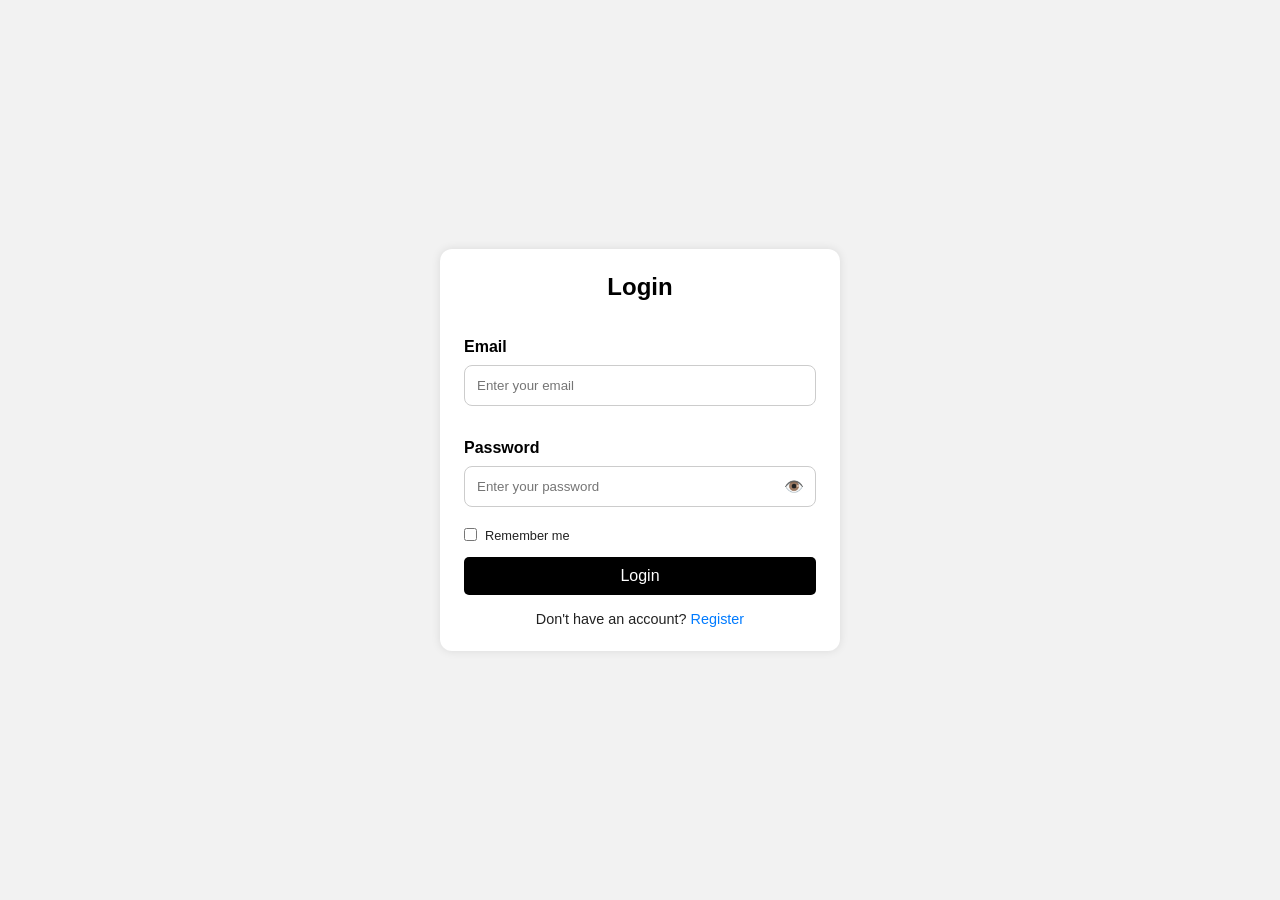
<file: checkout.html>
<!DOCTYPE html>
<html lang="en">
  <head>
    <meta charset="UTF-8" />
    <meta name="viewport" content="width=device-width, initial-scale=1.0" />
    <title>Checkout</title>
    <link rel="stylesheet" href="style.css" />
    <link
      rel="stylesheet"
      href="https://cdnjs.cloudflare.com/ajax/libs/font-awesome/6.5.0/css/all.min.css"
    />
    <style>
      #userGreeting {
        display: none;
      }
      #logout-btn {
        display: none;
      }
      #login-btn {
        display: inline;
      }
      #register-btn {
        display: inline;
      }
      .checkout-summary-section {
        position: sticky;
        top: 100px;
        right: 0;
      }
      .checkout-main-container h1 {
        text-align: center;
        padding-bottom: 20px;
      }
      .checkout-container {
        display: flex;
        gap: 2rem;
        margin: auto;
        max-width: 1200px;
      }

      .checkout-container .form-section {
        width: 70%;
        background: #fff;
        padding: 1.5rem;
        border-radius: 10px;
        box-shadow: 0 0 10px rgba(0, 0, 0, 0.1);
        margin: 0 auto;
      }

      h2 {
        margin-top: 0;
      }

      label {
        display: block;
        margin: 0.5rem 0 0.25rem;
      }

      input,
      select {
        width: 100%;
        padding: 0.5rem;
        margin-bottom: 1rem;
        border: 1px solid #ccc;
        border-radius: 5px;
      }

      .checkout-summary-section {
        display: flex;
        flex-direction: column;
        gap: 10px;
        width: 100%;
        flex-wrap: wrap;
        width: 30%;
        margin: 0 auto;
        height: fit-content;
        padding: 20px;
        background: #fff;
        border-radius: 12px;
        box-shadow: 0 0 10px rgba(0, 0, 0, 0.1);
      }
      .summary-item {
        display: flex;
        justify-content: space-between;
        gap: 10px;
      }
      .summary-item span {
        margin: 5px 0;
      }

      .checkout-card {
        width: 100%;
        /* height: fit-content; */
      }

      .checkout-card button {
        width: 100%;
        border: none;
        border-radius: 5px;
        cursor: pointer;
        font-size: 1rem;
        margin-top: 10px;
      }

      .summary-line {
        display: flex;
        justify-content: space-between;
        align-items: center;
        font-size: 18px;
        margin: 15px 0;
      }
      .summary-line .checkout-price {
        font-size: 1.3rem;
      }

      @media (max-width: 926px) {
        .checkout-container {
          flex-direction: column;
        }
        .checkout-container .form-section {
          width: 80%;
        }
        .checkout-summary-section {
          width: 80%;
        }
      }
      @media (max-width: 768px) {
        .checkout-container .form-section {
          width: 100%;
        }
        .checkout-summary-section {
          width: 100%;
        }
      }
    </style>
  </head>
  <body>
    <nav>
      <div class="logo">FASHION</div>

      <div class="nav-links" id="nav-links">
        <a href="index.html">Home</a>
        <a href="shop.html">Shop</a>
        <a href="contact.html">Contact</a>
      </div>

      <div class="auth-icon">
        <div class="user-menu-container" id="userMenu">
          <button id="userMenuButton" class="user-avatar">
            <img src="https://i.pravatar.cc/40" alt="User Avatar" />
          </button>
          <div id="userDropdown" class="user-dropdown hidden">
            <button class="btn authBtn" id="userGreeting"></button>
            <a class="btn" href="myorders.html">Orders</a>
            <a class="btn" href="#">Profile</a>
            <a class="btn" href="#">Settings</a>
            <button class="btn" id="logout-btn" onclick="logout()">
              Logout
            </button>
          </div>
        </div>

        <div>
          <button class="btn authBtn" id="login-btn">
            <a href="login.html">Login</a>
          </button>
          <button class="btn authBtn" id="register-btn">
            <a href="register.html">Register</a>
          </button>
        </div>
        <div class="icons">
          <div class="menu-toggle" id="menu-toggle">&#9776;</div>
          <a href="cart.html" class="cart-icon">
            <img
              src="https://img.icons8.com/ios-filled/24/shopping-bag.png"
              alt="Cart"
            />
            <span class="cart-count" id="cartCount">0</span>
          </a>
        </div>
      </div>
    </nav>
    <div class="container checkout-main-container">
      <h1>Checkout</h1>
      <div class="checkout-container">
        <!-- Billing & Shipping Form -->
        <div class="form-section">
          <h2>Billing & Shipping</h2>
          <!-- <form id="checkoutForm"> -->
          <div>
            <label for="fullName">Full Name</label>
            <input type="text" id="fullName" required />

            <label for="email">Email</label>
            <input type="email" id="email" required />

            <label for="address">Address</label>
            <input type="text" id="address" required />

            <label for="city">City</label>
            <input type="text" id="city" required />

            <label for="zip">ZIP/Postal Code</label>
            <input type="text" id="zip" required />

            <label for="country">Country</label>
            <select id="country">
              <option value="us">United States</option>
              <option value="in">India</option>
              <option value="uk">United Kingdom</option>
            </select>

            <h2>Payment Details</h2>
            <label for="cardNumber">Card Number</label>
            <input type="text" id="cardNumber" required />

            <label for="expiry">Expiry Date</label>
            <input type="text" id="expiry" placeholder="MM/YY" required />

            <label for="cvv">CVV</label>
            <input type="text" id="cvv" required />
            <!-- <button type="submit">Place Order</button> -->
          </div>
        </div>

        <div class="checkout-summary-section">
          <h1>Order Summary</h1>

          <!-- <div class="checkout-card">
            <hr />
            <div class="summary-line">
              <span class="total-price">Total:</span>
              <span id="totalAmount">$0.00</span>
            </div>
            <button class="btn" type="submit" id="checkoutForm">
              Place Order
            </button>
          </div> -->
          <div class="checkout-card">
            <div id="checkoutItemsList"></div>
            <hr />
            <div class="summary-line">
              <span class="checkout-price">Total:</span>
              <span class="checkout-price" id="totalAmount">$0.00</span>
            </div>
            <button class="btn" id="checkoutForm">
              Place Order
            </button>
          </div>
        </div>
      </div>
    </div>

    <footer class="site-footer container">
      <div class="footer-content">
        <div class="footer-column">
          <h4>About FASHION</h4>
          <p>
            Your brand's story, values, and mission go here. You can add more
            about your services too.
          </p>
        </div>

        <div class="footer-column">
          <h4>Quick Links</h4>
          <ul>
            <li><a href="#">Home</a></li>
            <li><a href="#">Shop</a></li>
            <li><a href="#">Contact</a></li>
            <li><a href="#">FAQs</a></li>
          </ul>
        </div>

        <div class="footer-column">
          <h4>Follow Us</h4>
          <div class="social-icons">
            <a href="#"><i class="fab fa-facebook-f"></i></a>
            <a href="#"><i class="fab fa-x-twitter"></i></a>
            <a href="#"><i class="fab fa-instagram"></i></a>
          </div>
        </div>
      </div>

      <div class="footer-bottom">
        <p>&copy; 2025 Your Brand. All rights reserved.</p>
      </div>
    </footer>

    <script src="navbar.js"></script>
    <script src="createOrder.js"></script>
    <script>
      const user =
        JSON.parse(localStorage.getItem("user")) ||
        JSON.parse(sessionStorage.getItem("user"));

      if (!user) {
        window.location.href = `/login.html?redirect=${encodeURIComponent(
          window.location.pathname
        )}`;
      }

      const cart = JSON.parse(localStorage.getItem("cart")) || [];
      const totalAmount = document.getElementById("totalAmount");
      const cartList = document.getElementById("checkoutItemsList");
      const checkoutForm = document.getElementById("checkoutForm");
      let total = 0;
      cartList.innerHTML = "";

      cart.forEach((item) => {
        const itemElement = document.createElement("div");
        itemElement.classList.add("summary-item");
        itemElement.innerHTML = `
        <span>${item.name} × ${item.quantity}</span>
        <span>$${(item.price * item.quantity).toFixed(2)}</span>
      `;
        cartList.appendChild(itemElement);
        total += item.price * item.quantity;
      });
      totalAmount.textContent = `$${total.toFixed(2)}`;

      // Submit checkout details and create the order record
      checkoutForm.addEventListener("click", (event) => {
        event.preventDefault();
        const formData = {
          orderItems: cart,
          user: user?.email,
          totalPrice: total.toFixed(2),
          fullName: document.getElementById("fullName").value.trim(),
          email: document.getElementById("email").value.trim(),
          address: document.getElementById("address").value.trim(),
          city: document.getElementById("city").value.trim(),
          zip: document.getElementById("zip").value.trim(),
          country: document.getElementById("country").value,
          paymentMethod: "card",
          cardNumber: document.getElementById("cardNumber").value.trim(),
          expiry: document.getElementById("expiry").value.trim(),
          cvv: document.getElementById("cvv").value.trim(),
          timestamp: new Date().toISOString(),
        };

        createOrder(formData);
      });

      function updateCartCount() {
        const cart = JSON.parse(localStorage.getItem("cart")) || [];
        const totalItems = cart.reduce((sum, item) => sum + item.quantity, 0);
        const cartCount = document.getElementById("cartCount");
        if (cartCount) {
          cartCount.textContent = totalItems;
        }
      }

      updateCartCount();
    </script>
  </body>
</html>
</file>
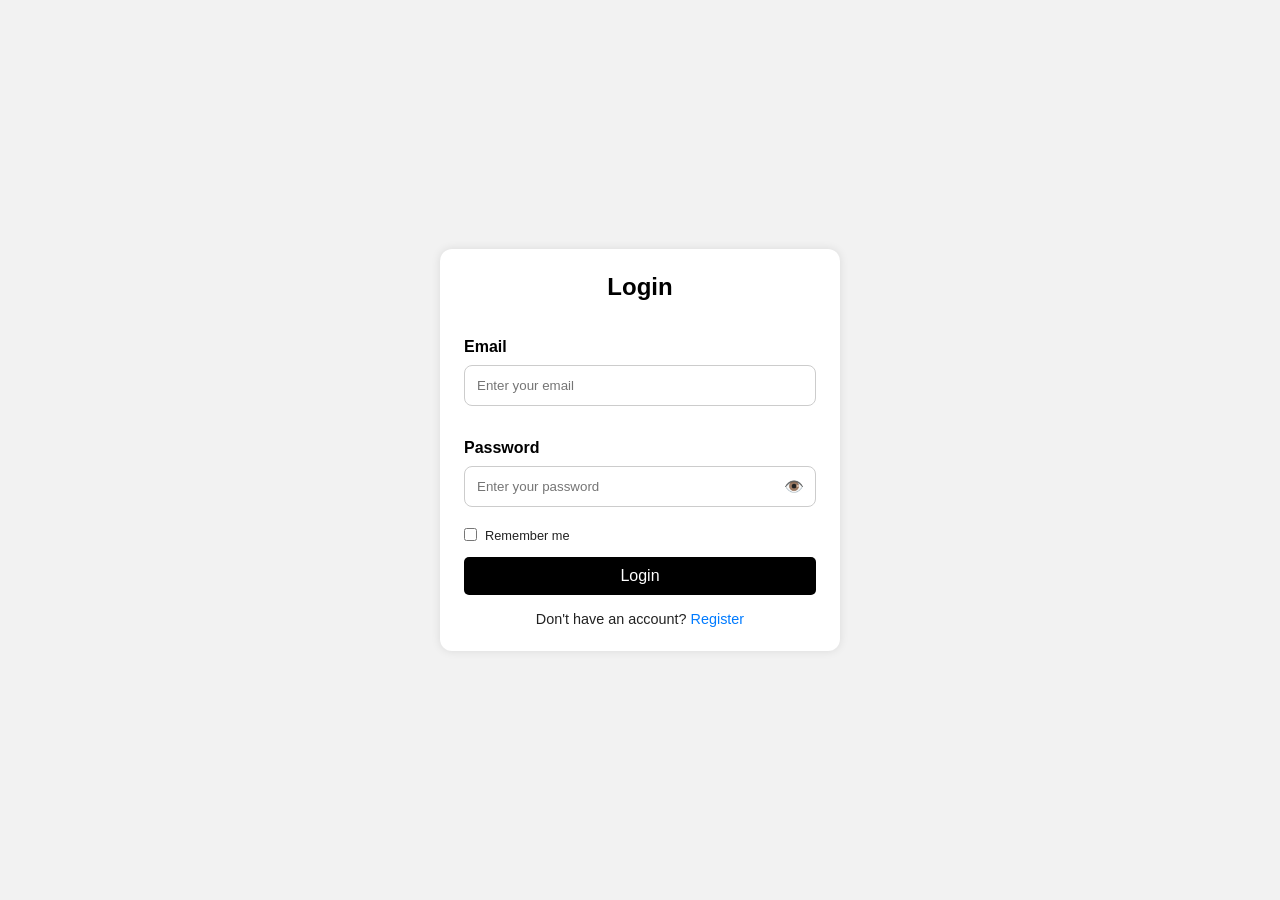
<file: login.html>
<!DOCTYPE html>
<html lang="en">
  <head>
    <meta charset="UTF-8" />
    <meta name="viewport" content="width=device-width, initial-scale=1.0" />
    <title>Login - Fashion Demo</title>
    <link rel="stylesheet" href="style.css" />
    <style>
      body {
        font-family: Arial, sans-serif;
        background: #f2f2f2;
        display: flex;
        justify-content: center;
        align-items: center;
        height: 100vh;
      }

      .login-container {
        width: 100%;
        max-width: 400px;
        padding: 1.5rem;
        background: white;
        border-radius: 12px;
        box-shadow: 0 0 10px rgba(0, 0, 0, 0.1);
      }
      .login-form h2 {
        text-align: center;
        margin-bottom: 1.5rem;
      }

      .login-form .form-input {
        display: flex;
        gap: 5px;
        flex-direction: column;
      }

      .login-form label {
        margin: 0.8rem 0 0.25rem;
        font-weight: bold;
      }

      .login-form input {
        padding: 0.75rem;
        margin-bottom: 1rem;
        border: 1px solid #ccc;
        border-radius: 8px;
      }

      .login-form button {
        width: 100%;
        cursor: pointer;
        transition: background 0.3s ease;
      }

      .login-form button:hover {
        background-color: #000;
      }

      .register-link {
        text-align: center;
        margin-top: 1rem;
        font-size: 0.9rem;
      }

      .register-link a {
        color: #007bff;
        text-decoration: none;
      }

      .register-link a:hover {
        text-decoration: underline;
      }

      .password-wrapper {
        position: relative;
      }

      .password-wrapper input {
        width: 100%;
        padding-right: 2.5rem;
      }

      .toggle-password {
        position: absolute;
        top: 35%;
        right: 0.75rem;
        transform: translateY(-50%);
        cursor: pointer;
        font-size: 1rem;
      }
      .remember-me {
        display: flex;
        gap: 0.5rem;
        justify-content: start;
      }

      .error-message {
        color: red;
        font-size: 0.8rem;
        margin: -0.5rem 0 0.5rem;
        display: block;
      }
    </style>
  </head>
  <body>
    <div class="login-container">
      <form class="login-form" id="loginForm" novalidate>
        <h2>Login</h2>

        <div class="form-input">
          <label for="email">Email</label>
          <input
            type="email"
            id="email"
            placeholder="Enter your email"
            required
          />
          <small class="error-message" id="emailError"></small>
        </div>
        <div class="form-input">
          <label for="password">Password</label>
          <div class="password-wrapper">
            <input
              type="password"
              id="password"
              placeholder="Enter your password"
              required
            />
            <span class="toggle-password" id="togglePassword">👁️</span>
          </div>
          <small class="error-message" id="passwordError"></small>
        </div>

        <div class="remember-me">
          <input type="checkbox" id="rememberMe" />
          <span>Remember me</span>
        </div>

        <button class="btn" type="submit">Login</button>

        <p class="register-link">
          Don't have an account? <a href="register.html">Register</a>
        </p>
      </form>
    </div>

    <script>
      // Toggle show/hide password
      const togglePassword = document.getElementById("togglePassword");
      const passwordInput = document.getElementById("password");

      togglePassword.addEventListener("click", () => {
        const type = passwordInput.type === "password" ? "text" : "password";
        passwordInput.type = type;
        togglePassword.textContent = type === "password" ? "👁️" : "🙈";
      });

      // Form validation
      document
        .getElementById("loginForm")
        .addEventListener("submit", async function (e) {
          e.preventDefault();

          // Get form values
          const email = document.getElementById("email").value.trim();
          const password = document.getElementById("password").value.trim();
          const rememberMe = document.getElementById("rememberMe").checked;

          let isValid = true;

          // Basic validation
          if (!email) {
            document.getElementById("emailError").textContent =
              "Email is required";
            isValid = false;
          } else {
            document.getElementById("emailError").textContent = "";
          }

          if (!password) {
            document.getElementById("passwordError").textContent =
              "Password is required";
            isValid = false;
          } else {
            document.getElementById("passwordError").textContent = "";
          }

          if (!isValid) return;

          // store user data in localstorage
          //   if (response.ok) {
          const user = {
            email: email,
          };

          if (rememberMe) {
            localStorage.setItem("user", JSON.stringify(user));
          } else {
            sessionStorage.setItem("user", JSON.stringify(user));
          }
          alert("Login successful!");
          const params = new URLSearchParams(window.location.search);
          const redirectPath = params.get("redirect") || "index.html";

          // Redirect to originally intended page or home
          window.location.href = redirectPath;
          //     const response = await fetch("/api/login", {
          //       method: "POST",
          //       headers: {
          //         "Content-Type": "application/json",
          //       },
          //       body: JSON.stringify({ email, password }),
          //     });

          //     const result = await response.json();

          //     if (response.ok) {
          //       // Success: store token/session
          //       if (rememberMe) {
          //         localStorage.setItem("authToken", result.token); // or sessionStorage
          //       } else {
          //         sessionStorage.setItem("authToken", result.token);
          //       }

          //       alert("Login successful!");
          //       window.location.href = "/dashboard"; // redirect after login
          //     } else {
          //       alert(result.message || "Login failed.");
          //     }
          //   } catch (error) {
          //     console.error("Login error:", error);
          //     alert("Something went wrong. Please try again later.");
          //   }
        });
    </script>
  </body>
</html>
</file>
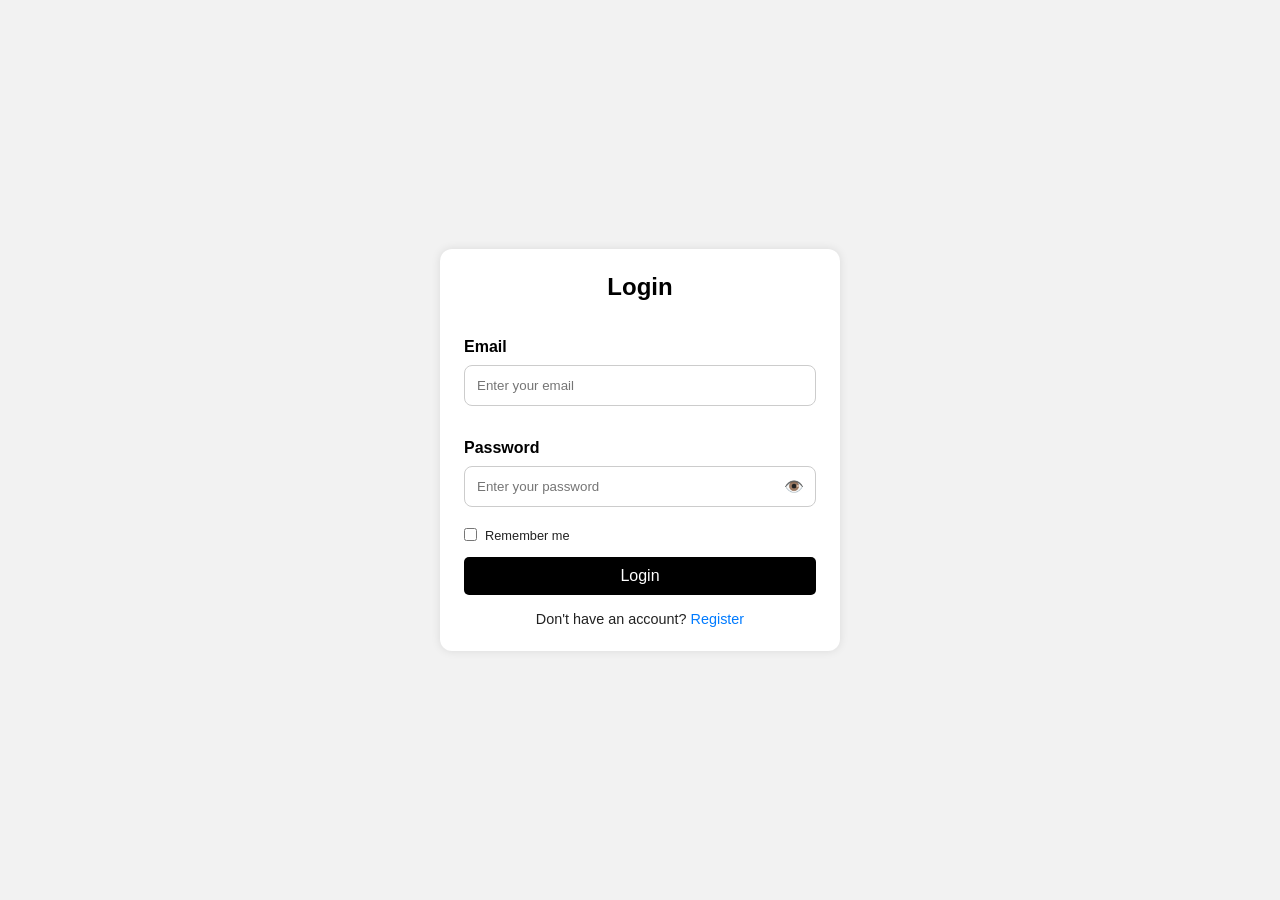
<file: order.html>
<!DOCTYPE html>
<html lang="en">
  <head>
    <meta charset="UTF-8" />
    <meta name="viewport" content="width=device-width, initial-scale=1.0" />
    <title>Order Page</title>
    <link rel="stylesheet" href="style.css" />
    <style>
      .order-page {
        max-width: 700px;
        margin: 2rem auto;
        padding: 1.5rem;
        background: #fff;
        box-shadow: 0 0 10px rgba(0, 0, 0, 0.1);
        border-radius: 12px;
        font-family: sans-serif;
      }

      .country {
        text-transform: uppercase;
        margin-left: 5px;
      }

      .order-page h2 {
        margin-bottom: 1rem;
        text-align: center;
      }

      .order-info {
        display: flex;
        justify-content: space-between;
        flex-wrap: wrap;
        border-bottom: 1px solid #ccc;
        padding-bottom: 1rem;
        margin-bottom: 1rem;
      }

      .order-info div {
        flex: 1;
        min-width: 100px;
        margin: 0.5rem 0;
      }

      .section {
        margin-bottom: 1.5rem;
      }

      .item {
        display: flex;
        gap: 1rem;
        margin: 1rem 0;
      }

      .item img {
        width: 80px;
        height: 80px;
        object-fit: cover;
        border-radius: 8px;
      }

      .total-section {
        display: flex;
        justify-content: space-between;
        align-items: center;
        margin-top: 2rem;
        font-size: 1.2rem;
      }

      .status {
        font-weight: bold;
        text-transform: capitalize;
      }

      .status.shipped {
        color: green;
      }

      @media (max-width: 600px) {
        .order-info {
          flex-direction: column;
        }

        .total-section {
          flex-direction: column;
          gap: 1rem;
        }
      }
    </style>
  </head>
  <body>
    <div class="order-page">
      <button class="btn"><a href="shop.html">Go back</a></button>
      <h2>Order Details</h2>
      <div id="orderPage"></div>
      <!-- <div class="order-info">
        <div>
          <h3>Order ID:</h3>
          <p id="order-Id">#123456</p>
        </div>

        <div>
          <h3>Date:</h3>
          <p>2025-05-26</p>
        </div>

        <div>
          <h3>Status:</h3>
          <p class="status shipped">Shipped</p>
        </div>
      </div>

      <div class="section">
        <h3>Shipping Address</h3>
        <p>John Doe</p>
        <p>123 Main Street</p>
        <p>New York, NY 10001</p>
        <p>United States</p>
      </div>

      <div class="section">
        <h3>Payment Method</h3>
        <p>Credit Card (**** 1234)</p>
      </div>

      <div class="section">
        <h3>Items</h3>
        <div class="item">
          <img src="https://via.placeholder.com/80" alt="Product" />
          <div>
            <p><strong>Product Name</strong></p>
            <p>Qty: 2</p>
            <p>$40.00</p>
          </div>
        </div>

        <div class="item">
          <img src="https://via.placeholder.com/80" alt="Product" />
          <div>
            <p><strong>Another Product</strong></p>
            <p>Qty: 1</p>
            <p>$25.00</p>
          </div>
        </div>
      </div>

      <div class="total-section">
        <p><strong>Total:</strong> $105.00</p>
        <button onclick="alert('Tracking...')">Track Order</button>
      </div> -->
    </div>

    <script>
      // redirect if have'nt localstorage user
      const user =
        JSON.parse(localStorage.getItem("user")) ||
        JSON.parse(sessionStorage.getItem("user"));
      if (!user) {
        window.location.href = `/login.html?redirect=${encodeURIComponent(
          window.location.pathname
        )}`;
      }
      const allOrders = JSON.parse(localStorage.getItem("orders")) || [];

      function getSlugFromURL() {
        const params = new URLSearchParams(window.location.search);
        return params.get("orderId");
      }
      const orderId = getSlugFromURL();
      const order = allOrders.find((data) => data?.id == orderId);
      const orderPage = document.getElementById("orderPage");

      if (!order) {
        orderPage.innerHTML = `
          <p>Order not found. Please check your order history.</p>
        `;
      } else {
        const shortOrderId = orderId ? orderId.toString().slice(-6) : "N/A";
        orderPage.innerHTML = `
          <div class="order-info">
            <div>
              <h3>Order ID:</h3>
              <p id="order-Id">...${shortOrderId}</p>
            </div>

            <div>
              <h3>Date:</h3>
              <p>${new Date(order.createdAt).toLocaleDateString()}</p>
            </div>

            <div>
              <h3>Status:</h3>
              <p class="status shipped">${order.status || "Pending"}</p>
            </div>
          </div>

          <div class="section">
            <h3>Shipping Address</h3>
            <p>${order.shippingAddress.fullName || "N/A"}</p>
            <p>${order.shippingAddress.address || "N/A"}</p>
            <p>
              ${order.shippingAddress.city || ""},
              ${order.shippingAddress.country || ""}
              ${order.shippingAddress.zip || ""}
            </p>
          </div>

          <div class="section">
            <h3>Payment Info</h3>
            <p>Payment Method: ${order.paymentInfo.paymentMethod || "Card"}</p>
            <p>Expiry: ${order.paymentInfo.expiry || "N/A"}</p>
            <p>Card: **** ${order.paymentInfo.cardNumber?.slice(-4) || "0000"}</p>
          </div>

          <div class="section">
            <h3>Items</h3>
            ${order.orderItems
              .map(
                (item) => `
                  <div class="item">
                    <img src="${item.images[0]}" alt="Product" />
                    <div>
                      <p><strong>${item.name}</strong></p>
                      <p>Qty: ${item.quantity}</p>
                      <p>$${item.price.toFixed(2)}</p>
                      <p>Total: $${(item.price * item.quantity).toFixed(2)}</p>
                    </div>
                  </div>
                `
              )
              .join("")}
          </div>
        `;
      }
    </script>
  </body>
</html>
</file>
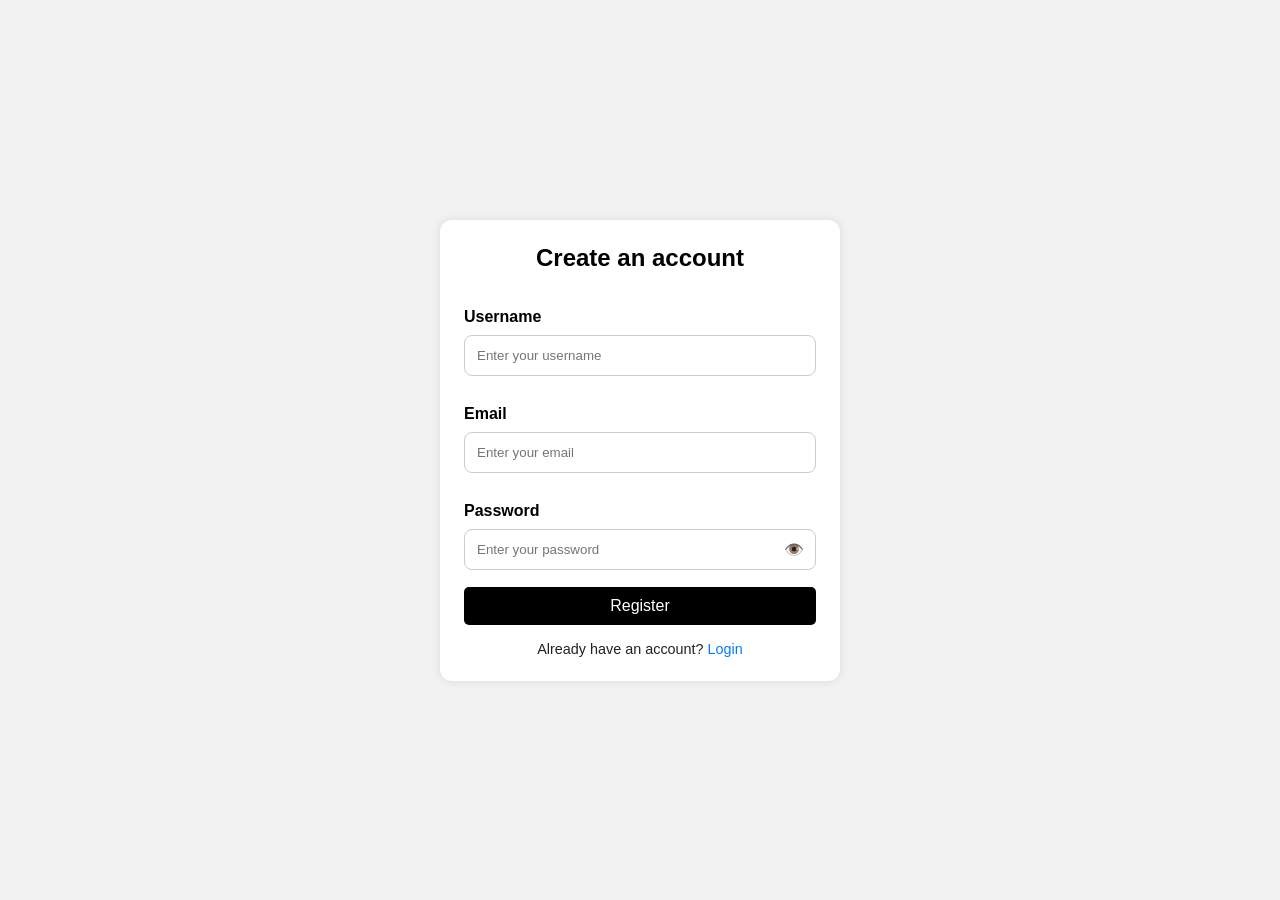
<file: register.html>
<!DOCTYPE html>
<html lang="en">
  <head>
    <meta charset="UTF-8" />
    <meta name="viewport" content="width=device-width, initial-scale=1.0" />
    <title>Register - Fashion Demo</title>
    <link rel="stylesheet" href="style.css" />
    <style>
      body {
        font-family: Arial, sans-serif;
        background: #f2f2f2;
        display: flex;
        justify-content: center;
        align-items: center;
        height: 100vh;
      }

      .login-container {
        width: 100%;
        max-width: 400px;
        padding: 1.5rem;
        background: white;
        border-radius: 12px;
        box-shadow: 0 0 10px rgba(0, 0, 0, 0.1);
      }
      .login-form h2 {
        text-align: center;
        margin-bottom: 1.5rem;
      }

      .login-form .form-input {
        display: flex;
        gap: 5px;
        flex-direction: column;
      }

      .login-form label {
        margin: 0.8rem 0 0.25rem;
        font-weight: bold;
      }

      .login-form input {
        padding: 0.75rem;
        margin-bottom: 1rem;
        border: 1px solid #ccc;
        border-radius: 8px;
      }

      .login-form button {
        width: 100%;
        cursor: pointer;
        transition: background 0.3s ease;
      }

      .login-form button:hover {
        background-color: #000;
      }

      .register-link {
        text-align: center;
        margin-top: 1rem;
        font-size: 0.9rem;
      }

      .register-link a {
        color: #007bff;
        text-decoration: none;
      }

      .register-link a:hover {
        text-decoration: underline;
      }

      .password-wrapper {
        position: relative;
      }

      .password-wrapper input {
        width: 100%;
        padding-right: 2.5rem;
      }

      .toggle-password {
        position: absolute;
        top: 35%;
        right: 0.75rem;
        transform: translateY(-50%);
        cursor: pointer;
        font-size: 1rem;
      }
      .remember-me {
        display: flex;
        gap: 0.5rem;
        justify-content: start;
      }

      .error-message {
        color: red;
        font-size: 0.8rem;
        margin: -0.8rem 0 0.5rem;
        display: block;
      }
    </style>
  </head>
  <body>
    <div class="login-container">
      <form class="login-form" id="registerForm" novalidate>
        <h2>Create an account</h2>

        <div class="form-input">
          <label for="username">Username</label>
          <input
            type="text"
            id="username"
            placeholder="Enter your username"
            required
          />
          <small class="error-message" id="usernameError"></small>
        </div>
        <div class="form-input">
          <label for="email">Email</label>
          <input
            type="email"
            id="email"
            placeholder="Enter your email"
            required
          />
          <small class="error-message" id="emailError"></small>
        </div>
        <div class="form-input">
          <label for="password">Password</label>
          <div class="password-wrapper">
            <input
              type="password"
              id="password"
              placeholder="Enter your password"
              required
            />
            <span class="toggle-password" id="togglePassword">👁️</span>
          </div>
          <small class="error-message" id="passwordError"></small>
        </div>

        <button class="btn" type="submit">Register</button>

        <p class="register-link">
          Already have an account? <a href="login.html">Login</a>
        </p>
      </form>
    </div>

    <script>
      // Toggle show/hide password
      const togglePassword = document.getElementById("togglePassword");
      const passwordInput = document.getElementById("password");

      togglePassword.addEventListener("click", () => {
        const type = passwordInput.type === "password" ? "text" : "password";
        passwordInput.type = type;
        togglePassword.textContent = type === "password" ? "👁️" : "🙈";
      });

      // Form validation
      // save user data in localstorage
      document
        .getElementById("registerForm")
        .addEventListener("submit", async function (e) {
          e.preventDefault();

          // Get form values
          const username = document.getElementById("username").value.trim();
          const email = document.getElementById("email").value.trim();
          const password = document.getElementById("password").value.trim();

          let isValid = true;

          // Basic validation
          if (!username) {
            document.getElementById("usernameError").textContent =
              "Username is required";
            isValid = false;
          } else {
            document.getElementById("usernameError").textContent = "";
          }
          if (!email) {
            document.getElementById("emailError").textContent =
              "Email is required";
            isValid = false;
          } else {
            document.getElementById("emailError").textContent = "";
          }

          if (!password) {
            document.getElementById("passwordError").textContent =
              "Password is required";
            isValid = false;
          } else {
            document.getElementById("passwordError").textContent = "";
          }

          if (!isValid) return;

          // store user data in localstorage
          const user = {
            email: email,
          };
          if (user) {
            localStorage.setItem("user", JSON.stringify(user));
            alert("Register successful!");
            window.location.href = "index.html";
          }

          // alert("Register successful!");
          // window.location.href = "/";
        });
    </script>
  </body>
</html>
</file>
<file: style.css>
* {
  box-sizing: border-box;
  margin: 0;
  padding: 0;
}

body {
  font-family: "Segoe UI", sans-serif;
}

.container {
  padding: 2rem;
  margin: 0 auto;
}

.btn {
  background-color: black;
  color: white;
  font-size: 1rem;
  border: none;
  cursor: pointer;
  padding: 10px 20px;
  border-radius: 5px;
}
a {
  text-decoration: none;
  color: white;
}
li {
  list-style: none;
}
h1 {
  font-size: 1.6rem;
}
h2 {
  font-size: 1.5rem;
}

h3 {
  font-size: 1.2rem;
}
p {
  font-size: 1rem;
  color: #222;
}
span {
  font-size: 0.8rem;
  color: #222;
}

.authBtn {
  padding: 8px 10px;
}
/* navbar start*/

nav {
  display: flex;
  justify-content: space-between;
  align-items: center;
  padding: 1rem;
  position: sticky;
  top: 0;
  z-index: 999;
  background-color: white;
  box-shadow: 0 2px 5px rgba(0, 0, 0, 0.1);
}

.logo {
  font-size: 1.5rem;
  font-weight: bold;
  color: #333;
}

.nav-links {
  display: flex;
  gap: 2rem;
}

.nav-links a {
  text-decoration: none;
  color: #555;
  font-weight: 500;
}

.auth-icon {
  display: flex;
  gap: 10px;
  align-items: center;
}

.icons {
  display: flex;
  gap: 10px;
}

.cart-icon {
  position: relative;
  display: inline-block;
}

.cart-count {
  position: absolute;
  top: -8px;
  right: -10px;
  background: red;
  color: white;
  font-size: 12px;
  padding: 2px 6px;
  border-radius: 50%;
  font-weight: bold;
}

.menu-toggle {
  display: none;
  font-size: 1.5rem;
  cursor: pointer;
}

.user-menu-container {
  position: relative;
  display: inline-block;
}

.user-avatar {
  background: none;
  border: none;
  cursor: pointer;
  padding: 0;
  border-radius: 50%;
  overflow: hidden;
}

.user-avatar img {
  width: 40px;
  height: 40px;
  border-radius: 50%;
  object-fit: cover;
}

.user-dropdown {
  position: absolute;
  top: 50px;
  right: 0;
  background-color: #fff;
  min-width: 150px;
  box-shadow: 0 4px 10px rgba(0, 0, 0, 0.1);
  border-radius: 8px;
  z-index: 100;
  display: flex;
  flex-direction: column;
}

.user-dropdown button,
.user-dropdown a {
  padding: 10px 15px;
  text-decoration: none;
  background-color: #f0f0f0;
  color: #333;
  font-size: 14px;
  transition: background 0.2s;
  border-radius: 0;
  text-align: center;
}

.user-dropdown button:hover,
.user-dropdown a:hover {
  background-color: #000;
  color: white;
}

.hidden {
  display: none;
}

/* navbar end*/

/* carousal  */

.carousel {
  position: relative;
  max-width: 100%;
  overflow: hidden;
  height: 100%;
}

.slides-wrapper {
  width: 100%;
  overflow: hidden;
}

.slides {
  display: flex;
  width: 100%;
  transition: transform 0.5s ease-in-out;
}

.slide {
  position: relative;
  width: 100%;
  flex-shrink: 0;
}

.slide img {
  width: 100%;
  display: block;
}

.slide-content {
  position: absolute;
  top: 50%;
  left: 50%;
  transform: translate(-50%, -50%);
  color: white;
  text-align: center;
  background: rgba(0, 0, 0, 0.5);
  padding: 30px;
  border-radius: 10px;
  width: 80%;
  max-width: 600px;
}

.slide-content h2 {
  font-size: 2.5rem;
  margin-bottom: 10px;
}

.slide-content p {
  font-size: 1.2rem;
  margin-bottom: 20px;
  color: white;
}

.slide-content .slide-btn {
  padding: 12px 24px;
  font-size: 1rem;
  background: #28a745;
  color: #fff;
  border: none;
  border-radius: 5px;
  cursor: pointer;
  transition: background 0.3s;
}

.slide-content .slide-btn:hover {
  background: #218838;
}

.prev,
.next {
  position: absolute;
  top: 50%;
  transform: translateY(-50%);
  font-size: 2rem;
  background: rgba(0, 0, 0, 0.5);
  color: white;
  border: none;
  cursor: pointer;
  padding: 0.5rem 1rem;
  z-index: 10;
}

.prev {
  left: 10px;
}

.next {
  right: 10px;
}

/* hoem priducts and filter buttons*/
.filter-buttons {
  display: flex;
  flex-wrap: nowrap;
  justify-content: center;
  overflow-x: auto;
  padding: 10px 50px;
  gap: 12px;
  margin: 30px 0 40px;
  scroll-behavior: smooth;
  -webkit-overflow-scrolling: touch;
}

.filter-buttons::-webkit-scrollbar {
  display: none;
}

.filter-btn {
  flex: 0 0 auto;
  white-space: nowrap;
  background-color: #f1f1f1;
  color: #333;
  border: none;
  padding: 10px 20px;
  border-radius: 30px;
  font-size: 1rem;
  cursor: pointer;
  transition: all 0.3s ease;
  box-shadow: 0 2px 5px rgba(0, 0, 0, 0.06);
  text-transform: capitalize;
}

.filter-btn:hover {
  background-color: #111;
  color: #fff;
  transform: translateY(-1px);
}

.filter-btn.active {
  background-color: #111;
  color: #fff;
  font-weight: bold;
  box-shadow: 0 3px 10px rgba(0, 123, 255, 0.3);
}

.product-grid {
  display: grid;
  grid-template-columns: repeat(auto-fit, minmax(220px, 1fr));
  gap: 20px;
}

.product-card {
  border: 1px solid #ddd;
  border-radius: 8px;
  padding: 12px;
  text-align: center;
  transition: box-shadow 0.2s ease;
  background: #fff;
  transition: all 0.3s;
  max-width: 280px;
}

.product-card:hover {
  transform: scale(1.02);
}

.product-card img {
  max-width: 100%;
  border-radius: 6px;
  height: 180px;
  object-fit: contain;
  margin-bottom: 10px;
}

.product-grid .product-card h3 {
  margin: 10px 0 5px;
}

.product-grid .product-card p {
  color: #333;
}

.product-card button {
  margin-top: 0.5rem;
  padding: 0.5rem 1rem;
  color: #fff;
  background: #28a745;
  border: none;
  cursor: pointer;
  border-radius: 4px;
}
.product-card button a {
  color: #fff;
  text-decoration: none;
}
.product-card button:hover {
  background: #218838;
}

/* home banner start*/
.home-banner {
  position: relative;
  height: 100vh;
  overflow: hidden;
  display: flex;
  align-items: center;
  justify-content: center;
  text-align: center;
  color: #fff;
  padding: 2rem;
}

.home-banner video {
  position: absolute;
  top: 0;
  left: 0;
  width: 100%;
  height: 100%;
  object-fit: cover;
  z-index: -1;
  filter: brightness(0.4);
}
.home-banner-content {
  z-index: 2;
  padding: 2rem;
  animation: fadeInUp 1s ease forwards;
}

.home-banner-content .banner {
  display: flex;
  align-items: center;
  justify-content: center;
  text-align: center;
  gap: 10px;
  padding: 2rem;
  background: #f7f7f7;
  width: 100%;
}

.home-banner-content .banner .banner-text h1 {
  font-size: 3rem;
  margin-bottom: 1rem;
  color: #222;
  animation: fadeInUp 1s ease forwards;
}

.home-banner-content .banner .banner-text p {
  font-size: 1rem;
  margin-bottom: 2rem;
  color: #666;
  animation: fadeInUp 1s ease forwards;
  animation-delay: 0.4s;
}

.home-banner-content .banner .banner-text a {
  padding: 0.8rem 1.6rem;
  background-color: #fff;
  color: #111;
  text-decoration: none;
  border-radius: 30px;
  font-weight: bold;
  transition: background-color 0.3s ease;
  animation: fadeInUp 1s ease forwards;
  animation-delay: 0.8s;
}

.home-banner-content .banner .banner-text a:hover {
  background-color: #f0f0f0;
}

@keyframes fadeInUp {
  from {
    opacity: 0;
    transform: translateY(20px);
  }
  to {
    opacity: 1;
    transform: translateY(0);
  }
}

.banner-img {
  width: 100%;
  max-width: 500px;
  margin-bottom: 2rem;
}

.banner-img img {
  width: 100%;
  border-radius: 10px;
  object-fit: cover;
}

/* footer  */

.site-footer {
  background-color: #fff;
  border-top: 1px solid #111;
  color: #111;
  font-family: sans-serif;
}

.footer-content {
  display: grid;
  grid-template-columns: repeat(auto-fit, minmax(200px, 1fr));
  gap: 30px;
  max-width: 1200px;
  margin: 0 auto;
}

.footer-column h4 {
  font-size: 1.2rem;
  margin-bottom: 15px;
}

.footer-column p,
.footer-column a {
  color: #111;
}

.footer-column a:hover {
  color: #111;
}

.footer-column li {
  margin-bottom: 10px;
}

.social-icons a {
  display: inline-block;
  margin-right: 10px;
  color: #111;
  font-size: 1.2rem;
  transition: color 0.3s;
}

.social-icons a:hover {
  color: #218838;
}

.footer-bottom {
  text-align: center;
  border-top: 1px solid #444;
  margin-top: 30px;
  padding-top: 15px;
  font-size: 0.85rem;
}

@media (max-width: 768px) {
  h1 {
    font-size: 1.2rem;
  }
  /* nav start*/
  .nav-links {
    display: none;
    flex-direction: column;
    position: absolute;
    top: 100%;
    left: 0;
    width: 100%;
    background-color: #fff;
    padding: 1rem 2rem;
    box-shadow: 0 4px 8px rgba(0, 0, 0, 0.1);
    z-index: 1000;
  }

  .nav-links.active {
    display: flex;
  }

  .menu-toggle {
    display: block;
  }
  /* navbar end*/

  /* carousal  */
  .slide-content {
    padding: 20px;
  }

  .slide-content h2 {
    font-size: 1.5rem;
  }

  .slide-content p {
    font-size: 1rem;
  }

  .slide-content .slide-btn {
    padding: 10px 20px;
    font-size: 0.9rem;
  }

  /* home banner start*/
  .home-banner .banner {
    flex-direction: column-reverse;
    text-align: left;
  }

  .home-banner .banner-text {
    flex: 1;
    padding-right: 2rem;
  }

  .home-banner .banner-img {
    flex: 1;
    margin-bottom: 0;
  }

  .home-banner-content h1 {
    font-size: 2rem;
  }
  .home-banner-content p {
    font-size: 1rem;
  }
  /* home banner end*/
}
</file>
